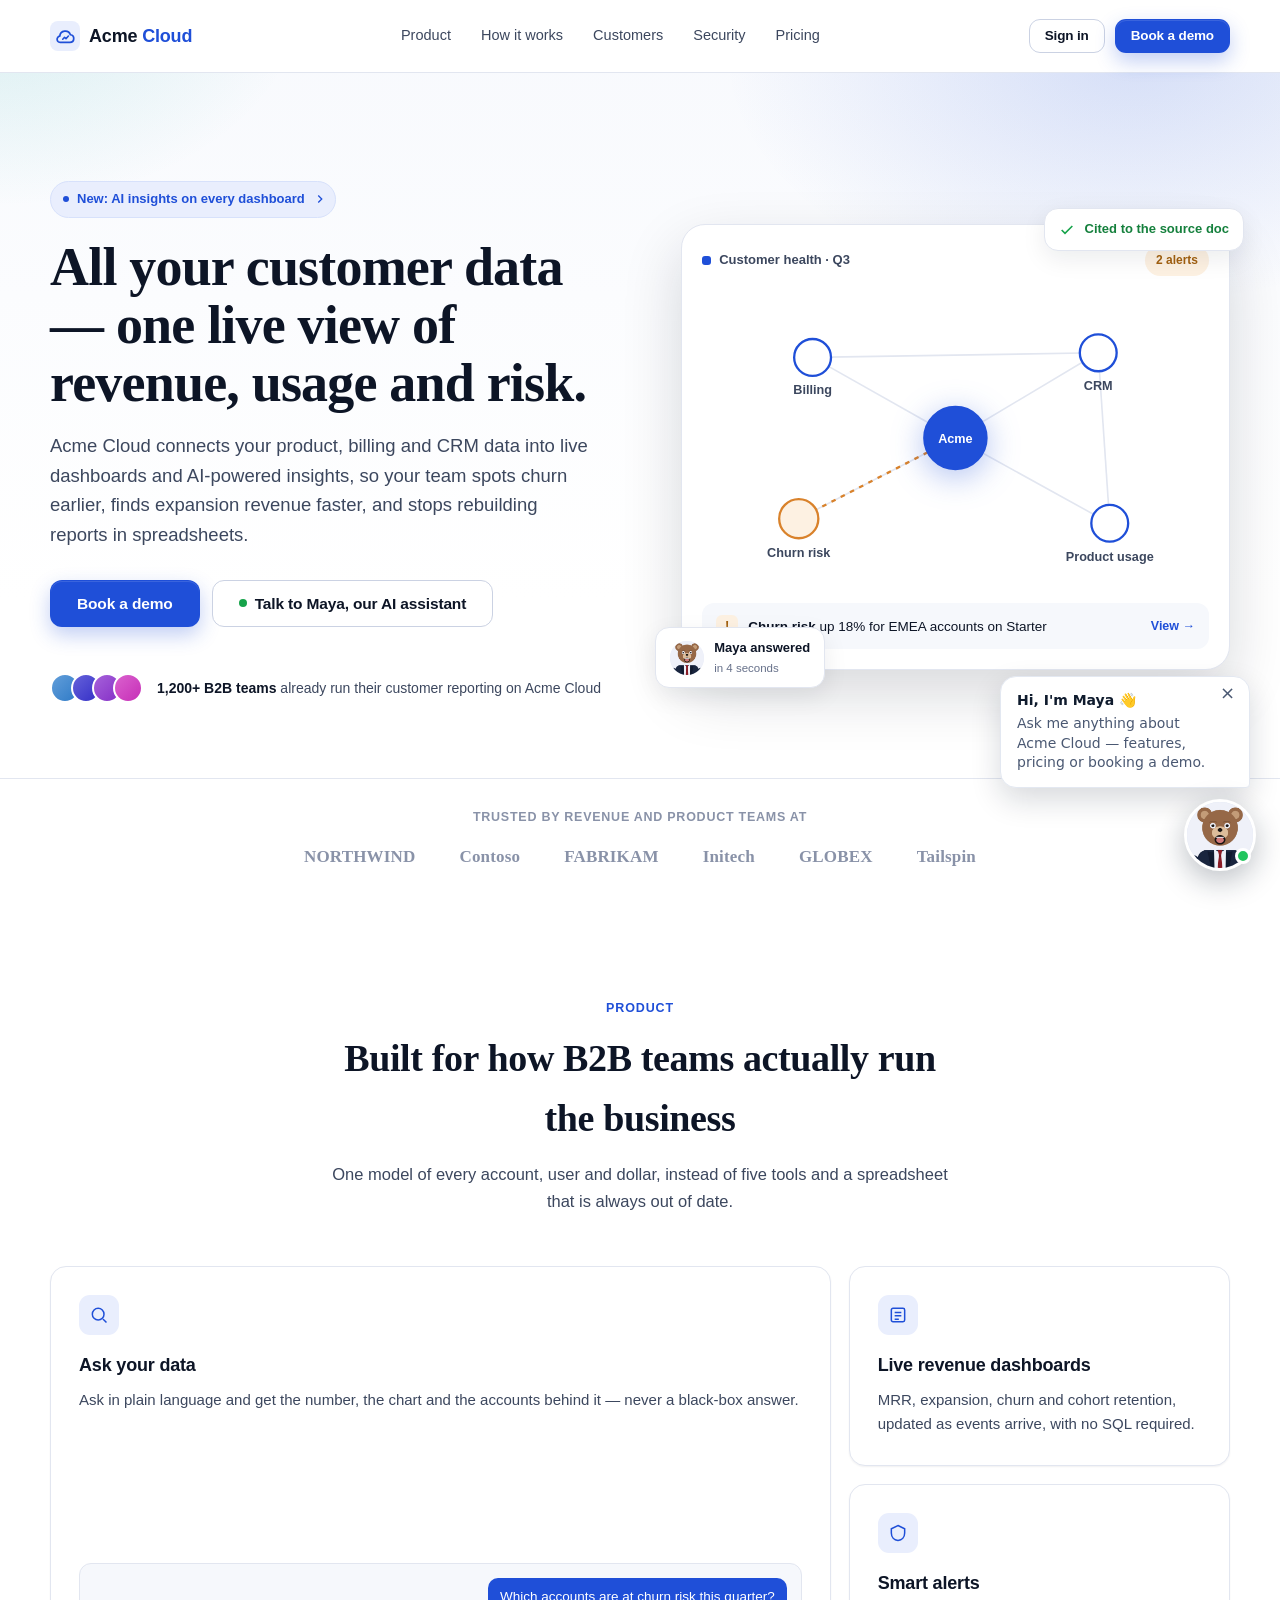
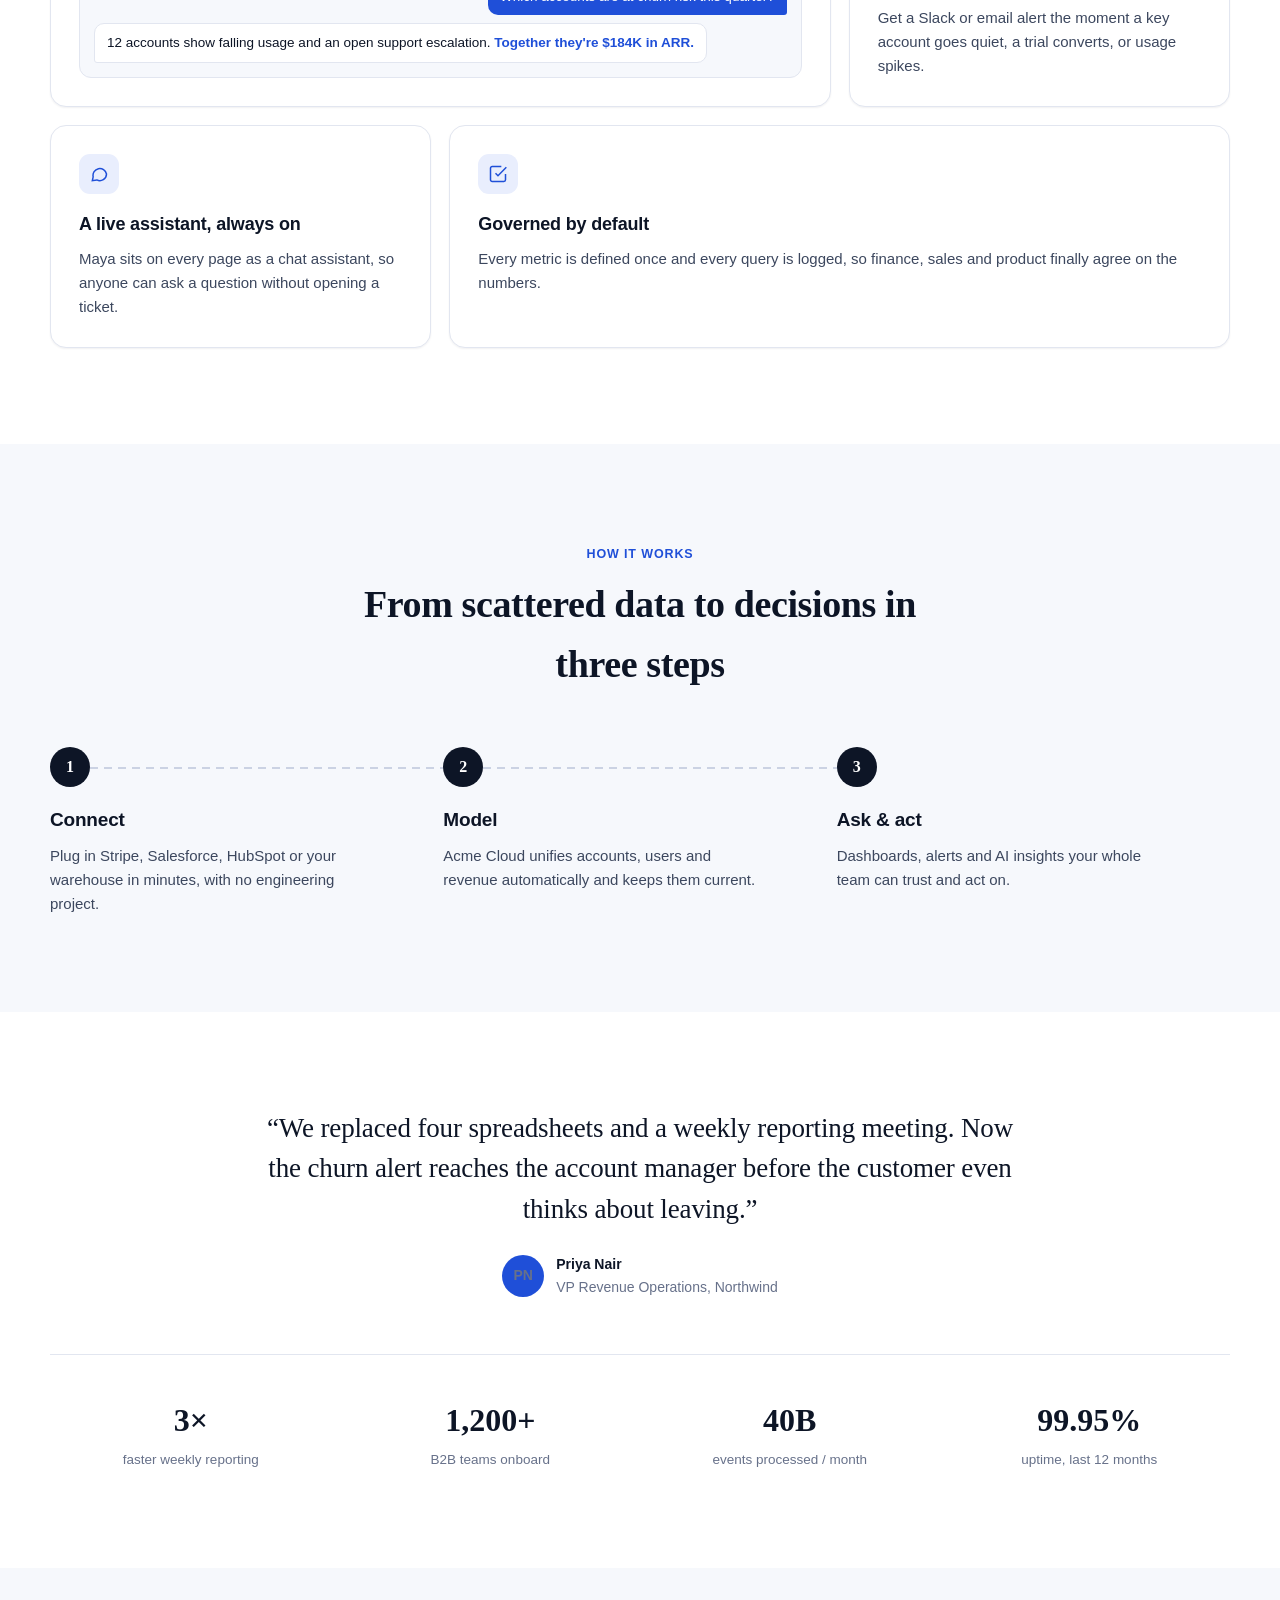
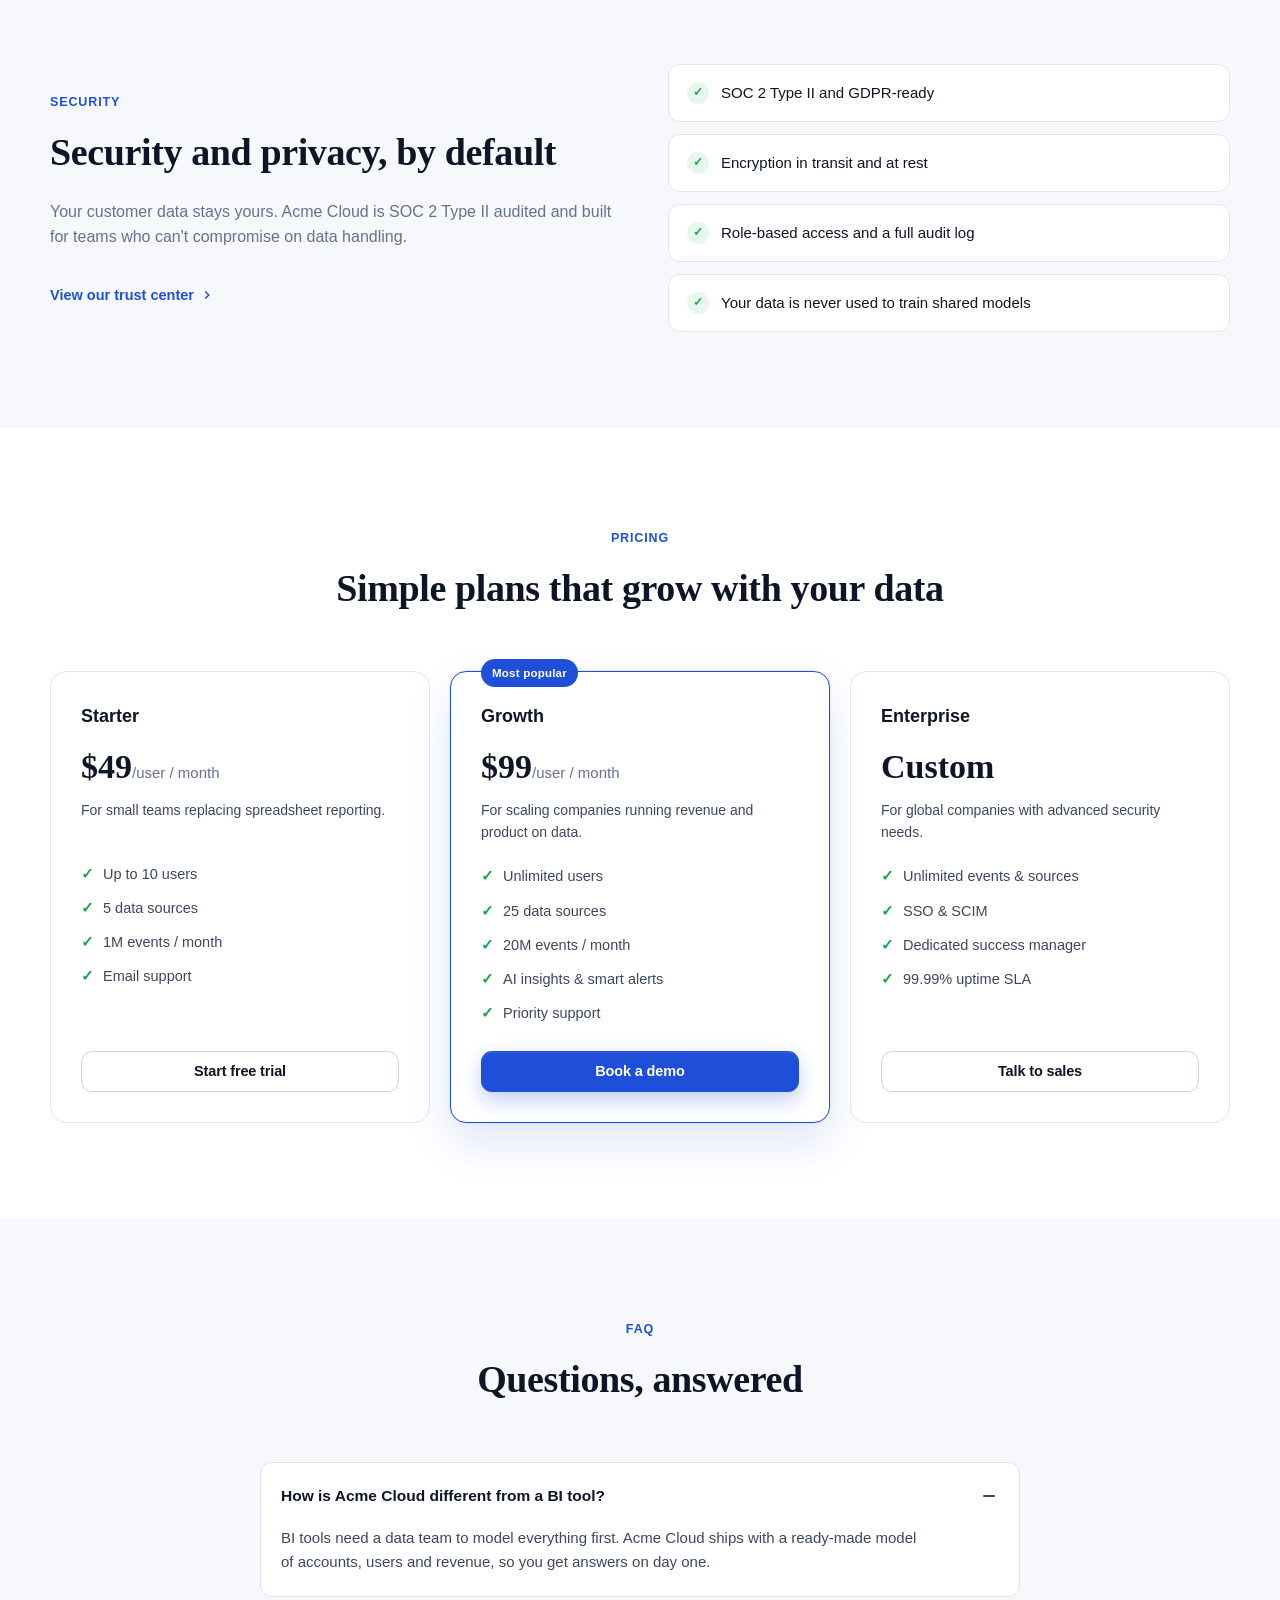
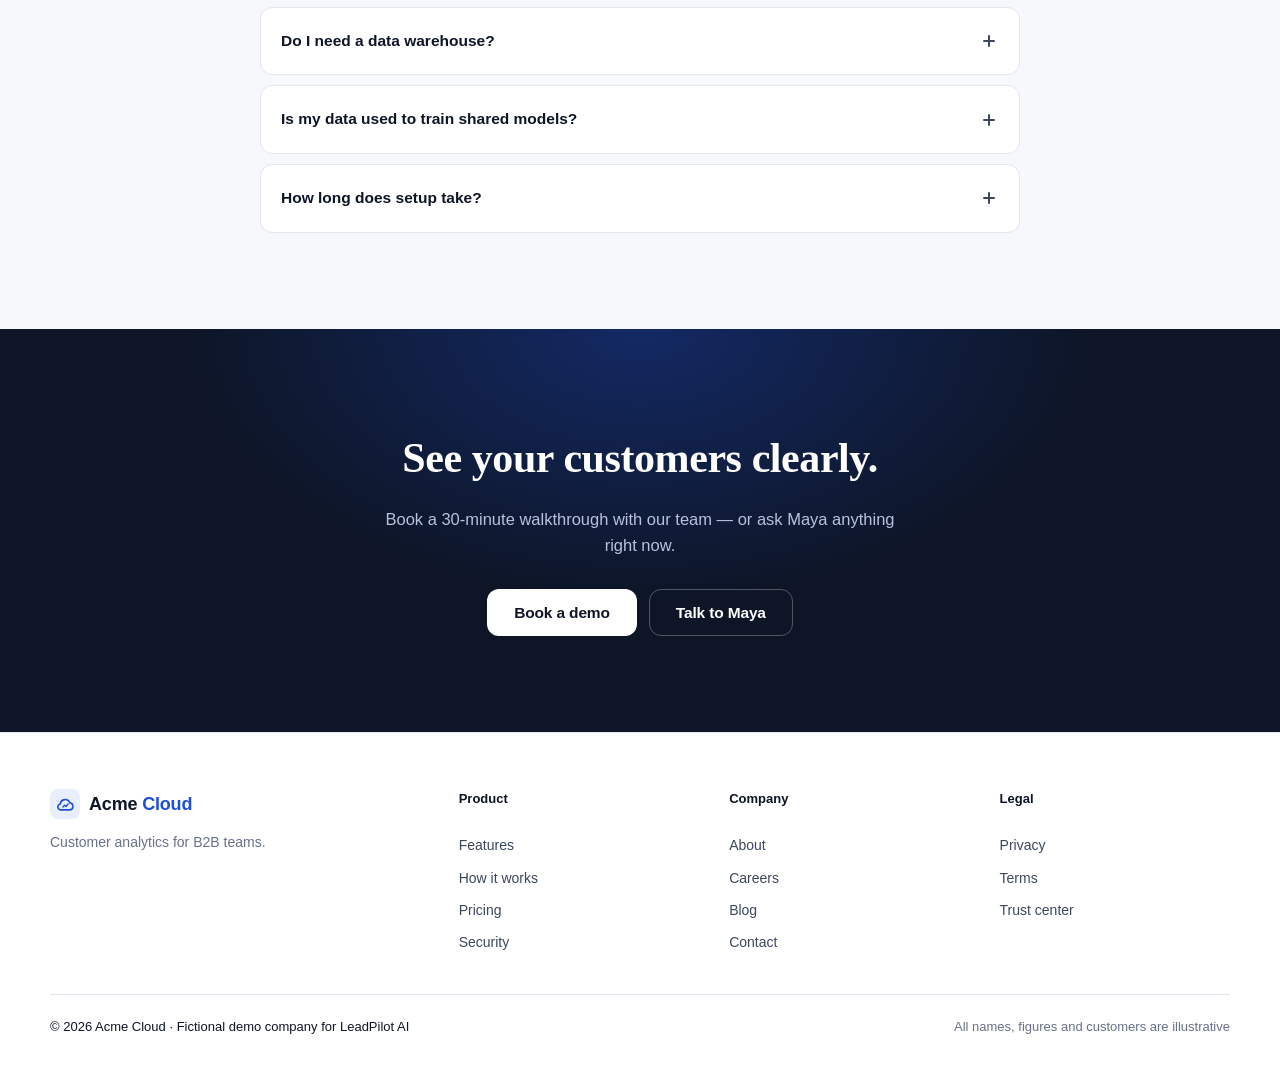
<file: website/source/index.html>
<!DOCTYPE html>
<html lang="en">
<head>
<meta charset="UTF-8" />
<meta name="viewport" content="width=device-width, initial-scale=1.0" />
<title>Acme Cloud — Customer analytics for B2B teams</title>
<meta name="description" content="Acme Cloud (fictional demo company for LeadPilot AI): customer analytics for B2B teams, with an embedded AI sales assistant." />
<link rel="icon" href="data:image/svg+xml,<svg xmlns=%22http://www.w3.org/2000/svg%22 viewBox=%220 0 24 24%22><path d=%22M7.5 19h9.8a4.2 4.2 0 0 0 .6-8.36A6 6 0 0 0 6.3 12.1 3.5 3.5 0 0 0 7.5 19z%22 fill=%22none%22 stroke=%22%231f4fd8%22 stroke-width=%222%22 stroke-linejoin=%22round%22/></svg>" />
<link rel="stylesheet" href="css/site.css" />
<link rel="stylesheet" href="css/widget.css" />
</head>
<body>

<a class="skip-link" href="#main">Skip to content</a>

<!-- ============== NAV ============== -->
<header class="nav" id="siteNav">
  <div class="container nav-inner">
    <a href="#" class="brand" aria-label="Acme Cloud home">
      <span class="brand-mark" aria-hidden="true">
        <svg width="22" height="22" viewBox="0 0 24 24"><path d="M7.5 19h9.8a4.2 4.2 0 0 0 .6-8.36A6 6 0 0 0 6.3 12.1 3.5 3.5 0 0 0 7.5 19z" fill="none" stroke="currentColor" stroke-width="1.9" stroke-linejoin="round"/><path d="M9.5 15.5l2-2 1.6 1.4 2.6-2.8" fill="none" stroke="currentColor" stroke-width="1.7" stroke-linecap="round" stroke-linejoin="round"/></svg>
      </span>
      <span class="brand-word">Acme<span class="brand-ai"> Cloud</span></span>
    </a>

    <nav class="nav-links" aria-label="Primary">
      <a href="#product">Product</a>
      <a href="#how">How it works</a>
      <a href="#customers">Customers</a>
      <a href="#security">Security</a>
      <a href="#pricing">Pricing</a>
    </nav>

    <div class="nav-cta">
      <a href="#" class="btn btn-ghost btn-sm">Sign in</a>
      <a href="#demo" class="btn btn-primary btn-sm">Book a demo</a>
    </div>

    <button class="nav-burger" id="navBurger" aria-label="Open menu" aria-expanded="false" aria-controls="navMobile">
      <span></span><span></span><span></span>
    </button>
  </div>
  <div class="nav-mobile" id="navMobile">
    <a href="#product">Product</a>
    <a href="#how">How it works</a>
    <a href="#customers">Customers</a>
    <a href="#security">Security</a>
    <a href="#pricing">Pricing</a>
    <div class="nav-mobile-cta">
      <a href="#" class="btn btn-ghost">Sign in</a>
      <a href="#demo" class="btn btn-primary">Book a demo</a>
    </div>
  </div>
</header>

<main id="main">

  <!-- ============== HERO ============== -->
  <section class="hero">
    <div class="hero-mesh" aria-hidden="true"></div>
    <div class="container hero-inner">
      <div class="hero-copy">
        <a href="#" class="eyebrow">
          <span class="eyebrow-dot"></span> New: AI insights on every dashboard
          <svg width="14" height="14" viewBox="0 0 24 24" fill="none" stroke="currentColor" stroke-width="2.2"><path d="M9 6l6 6-6 6"/></svg>
        </a>
        <h1>All your customer data — one live view of revenue, usage and risk.</h1>
        <p class="lede">Acme Cloud connects your product, billing and CRM data into live dashboards and AI-powered insights, so your team spots churn earlier, finds expansion revenue faster, and stops rebuilding reports in spreadsheets.</p>

        <div class="hero-actions">
          <a href="#demo" class="btn btn-primary btn-lg">Book a demo</a>
          <button class="btn btn-outline btn-lg" id="heroTalkBtn" type="button">
            <span class="dot-live" aria-hidden="true"></span> Talk to Maya, our AI assistant
          </button>
        </div>

        <div class="hero-proof">
          <div class="avatar-stack" aria-hidden="true">
            <span style="--i:0"></span><span style="--i:1"></span><span style="--i:2"></span><span style="--i:3"></span>
          </div>
          <p><strong>1,200+ B2B teams</strong> already run their customer reporting on Acme Cloud</p>
        </div>
      </div>

      <div class="hero-visual">
        <div class="graph-card">
          <div class="graph-head">
            <div class="graph-head-left">
              <span class="dot-file" aria-hidden="true"></span>
              <span class="graph-file">Customer health · Q3</span>
            </div>
            <span class="pill pill-warn">2 alerts</span>
          </div>

          <svg class="graph-svg" viewBox="0 0 440 260" role="img" aria-label="Data graph linking Acme Cloud to billing, CRM, product usage and a churn-risk signal">
            <g stroke="var(--line)" stroke-width="1.4" fill="none">
              <path d="M220 132L96 62"/><path d="M220 132L344 58"/><path d="M220 132L84 202"/>
              <path d="M220 132L354 206"/><path d="M96 62L344 58"/><path d="M354 206L344 58"/>
            </g>
            <g class="pulse-edge">
              <path d="M220 132L84 202" stroke="var(--warn)" stroke-width="2" fill="none"/>
            </g>
            <g>
              <circle cx="220" cy="132" r="27" class="n n-main"/>
              <circle cx="96" cy="62" r="16" class="n"/>
              <circle cx="344" cy="58" r="16" class="n"/>
              <circle cx="84" cy="202" r="17" class="n n-warn"/>
              <circle cx="354" cy="206" r="16" class="n"/>
            </g>
            <g class="n-label">
              <text x="220" y="136" text-anchor="middle">Acme</text>
              <text x="96" y="94" text-anchor="middle">Billing</text>
              <text x="344" y="90" text-anchor="middle">CRM</text>
              <text x="84" y="235" text-anchor="middle">Churn risk</text>
              <text x="354" y="239" text-anchor="middle">Product usage</text>
            </g>
          </svg>

          <div class="graph-foot">
            <div class="graph-foot-icon">!</div>
            <div class="graph-foot-text">
              <strong>Churn risk</strong> up 18% for EMEA accounts on Starter
            </div>
            <span class="src">View →</span>
          </div>
        </div>

        <div class="float-card float-card-1">
          <div class="float-avatar" aria-hidden="true">
            <img class="lgw-avatar-img" alt="" />
          </div>
          <div>
            <strong>Maya answered</strong>
            <span>in 4 seconds</span>
          </div>
        </div>

        <div class="float-card float-card-2">
          <svg width="16" height="16" viewBox="0 0 24 24" fill="none" stroke="#16a34a" stroke-width="2.4"><path d="M20 6L9 17l-5-5"/></svg>
          <span>Cited to the source doc</span>
        </div>
      </div>
    </div>

    <div class="logo-cloud">
      <div class="container">
        <p>Trusted by revenue and product teams at</p>
        <div class="logo-row">
          <span>NORTHWIND</span><span>Contoso</span><span>FABRIKAM</span><span>Initech</span><span>GLOBEX</span><span>Tailspin</span>
        </div>
      </div>
    </div>
  </section>

  <!-- ============== PRODUCT / FEATURES ============== -->
  <section id="product" class="section">
    <div class="container">
      <div class="section-head">
        <span class="kicker">Product</span>
        <h2 class="section-title">Built for how B2B teams actually run the business</h2>
        <p class="section-sub">One model of every account, user and dollar, instead of five tools and a spreadsheet that is always out of date.</p>
      </div>

      <div class="bento">
        <article class="bento-card bento-lg">
          <div class="bento-icon" aria-hidden="true">
            <svg width="20" height="20" viewBox="0 0 24 24" fill="none" stroke="currentColor" stroke-width="1.8"><circle cx="11" cy="11" r="7"/><path d="M21 21l-4.3-4.3"/></svg>
          </div>
          <h3>Ask your data</h3>
          <p>Ask in plain language and get the number, the chart and the accounts behind it — never a black-box answer.</p>
          <div class="bento-visual">
            <div class="chat-preview">
              <div class="chat-row q">Which accounts are at churn risk this quarter?</div>
              <div class="chat-row a">12 accounts show falling usage and an open support escalation. <em>Together they're $184K in ARR.</em></div>
            </div>
          </div>
        </article>

        <article class="bento-card">
          <div class="bento-icon" aria-hidden="true">
            <svg width="20" height="20" viewBox="0 0 24 24" fill="none" stroke="currentColor" stroke-width="1.8"><rect x="4" y="4" width="16" height="16" rx="2"/><path d="M8 9h8M8 13h8M8 17h5"/></svg>
          </div>
          <h3>Live revenue dashboards</h3>
          <p>MRR, expansion, churn and cohort retention, updated as events arrive, with no SQL required.</p>
        </article>

        <article class="bento-card">
          <div class="bento-icon" aria-hidden="true">
            <svg width="20" height="20" viewBox="0 0 24 24" fill="none" stroke="currentColor" stroke-width="1.8"><path d="M12 3l8 4v5c0 5-3.4 8.4-8 9-4.6-.6-8-4-8-9V7z"/></svg>
          </div>
          <h3>Smart alerts</h3>
          <p>Get a Slack or email alert the moment a key account goes quiet, a trial converts, or usage spikes.</p>
        </article>

        <article class="bento-card">
          <div class="bento-icon" aria-hidden="true">
            <svg width="20" height="20" viewBox="0 0 24 24" fill="none" stroke="currentColor" stroke-width="1.8"><path d="M21 12a8 8 0 0 1-11.6 7.1L4 20l1-4.6A8 8 0 1 1 21 12z"/></svg>
          </div>
          <h3>A live assistant, always on</h3>
          <p>Maya sits on every page as a chat assistant, so anyone can ask a question without opening a ticket.</p>
        </article>

        <article class="bento-card bento-wide">
          <div class="bento-icon" aria-hidden="true">
            <svg width="20" height="20" viewBox="0 0 24 24" fill="none" stroke="currentColor" stroke-width="1.8"><path d="M9 11l3 3L22 4"/><path d="M21 12v7a2 2 0 0 1-2 2H5a2 2 0 0 1-2-2V5a2 2 0 0 1 2-2h11"/></svg>
          </div>
          <h3>Governed by default</h3>
          <p>Every metric is defined once and every query is logged, so finance, sales and product finally agree on the numbers.</p>
        </article>
      </div>
    </div>
  </section>

  <!-- ============== HOW IT WORKS ============== -->
  <section id="how" class="section section-alt">
    <div class="container">
      <div class="section-head">
        <span class="kicker">How it works</span>
        <h2 class="section-title">From scattered data to decisions in three steps</h2>
      </div>

      <ol class="steps">
        <li>
          <div class="step-num">1</div>
          <div class="step-line" aria-hidden="true"></div>
          <h3>Connect</h3>
          <p>Plug in Stripe, Salesforce, HubSpot or your warehouse in minutes, with no engineering project.</p>
        </li>
        <li>
          <div class="step-num">2</div>
          <div class="step-line" aria-hidden="true"></div>
          <h3>Model</h3>
          <p>Acme Cloud unifies accounts, users and revenue automatically and keeps them current.</p>
        </li>
        <li>
          <div class="step-num">3</div>
          <h3>Ask &amp; act</h3>
          <p>Dashboards, alerts and AI insights your whole team can trust and act on.</p>
        </li>
      </ol>
    </div>
  </section>

  <!-- ============== CUSTOMERS / TESTIMONIAL ============== -->
  <section id="customers" class="section">
    <div class="container">
      <figure class="testimonial">
        <blockquote>“We replaced four spreadsheets and a weekly reporting meeting. Now the churn alert reaches the account manager before the customer even thinks about leaving.”</blockquote>
        <figcaption>
          <span class="test-avatar" aria-hidden="true">PN</span>
          <div>
            <strong>Priya Nair</strong>
            <span>VP Revenue Operations, Northwind</span>
          </div>
        </figcaption>
      </figure>

      <div class="stat-row">
        <div class="stat"><strong>3×</strong><span>faster weekly reporting</span></div>
        <div class="stat"><strong>1,200+</strong><span>B2B teams onboard</span></div>
        <div class="stat"><strong>40B</strong><span>events processed / month</span></div>
        <div class="stat"><strong>99.95%</strong><span>uptime, last 12 months</span></div>
      </div>
    </div>
  </section>

  <!-- ============== SECURITY ============== -->
  <section id="security" class="section section-alt">
    <div class="container split">
      <div>
        <span class="kicker">Security</span>
        <h2 class="section-title left">Security and privacy, by default</h2>
        <p class="muted">Your customer data stays yours. Acme Cloud is SOC 2 Type II audited and built for teams who can't compromise on data handling.</p>
        <a href="#" class="link-arrow">View our trust center
          <svg width="14" height="14" viewBox="0 0 24 24" fill="none" stroke="currentColor" stroke-width="2.4"><path d="M9 6l6 6-6 6"/></svg>
        </a>
      </div>
      <ul class="checks">
        <li><span class="check-ic">✓</span> SOC 2 Type II and GDPR-ready</li>
        <li><span class="check-ic">✓</span> Encryption in transit and at rest</li>
        <li><span class="check-ic">✓</span> Role-based access and a full audit log</li>
        <li><span class="check-ic">✓</span> Your data is never used to train shared models</li>
      </ul>
    </div>
  </section>

  <!-- ============== PRICING ============== -->
  <section id="pricing" class="section">
    <div class="container">
      <div class="section-head">
        <span class="kicker">Pricing</span>
        <h2 class="section-title">Simple plans that grow with your data</h2>
      </div>

      <div class="pricing-grid">
        <article class="price-card">
          <h3>Starter</h3>
          <p class="price"><span>$49</span>/user / month</p>
          <p class="price-desc">For small teams replacing spreadsheet reporting.</p>
          <ul>
            <li>Up to 10 users</li>
            <li>5 data sources</li>
            <li>1M events / month</li>
            <li>Email support</li>
          </ul>
          <a href="#demo" class="btn btn-ghost btn-block">Start free trial</a>
        </article>

        <article class="price-card is-featured">
          <span class="price-badge">Most popular</span>
          <h3>Growth</h3>
          <p class="price"><span>$99</span>/user / month</p>
          <p class="price-desc">For scaling companies running revenue and product on data.</p>
          <ul>
            <li>Unlimited users</li>
            <li>25 data sources</li>
            <li>20M events / month</li>
            <li>AI insights &amp; smart alerts</li>
            <li>Priority support</li>
          </ul>
          <a href="#demo" class="btn btn-primary btn-block">Book a demo</a>
        </article>

        <article class="price-card">
          <h3>Enterprise</h3>
          <p class="price"><span>Custom</span></p>
          <p class="price-desc">For global companies with advanced security needs.</p>
          <ul>
            <li>Unlimited events &amp; sources</li>
            <li>SSO &amp; SCIM</li>
            <li>Dedicated success manager</li>
            <li>99.99% uptime SLA</li>
          </ul>
          <a href="#demo" class="btn btn-ghost btn-block">Talk to sales</a>
        </article>
      </div>
    </div>
  </section>

  <!-- ============== FAQ ============== -->
  <section class="section section-alt">
    <div class="container container-narrow">
      <div class="section-head">
        <span class="kicker">FAQ</span>
        <h2 class="section-title">Questions, answered</h2>
      </div>

      <div class="faq" id="faq">
        <details open>
          <summary>How is Acme Cloud different from a BI tool?<span class="faq-ic"></span></summary>
          <div class="faq-body">BI tools need a data team to model everything first. Acme Cloud ships with a ready-made model of accounts, users and revenue, so you get answers on day one.</div>
        </details>
        <details>
          <summary>Do I need a data warehouse?<span class="faq-ic"></span></summary>
          <div class="faq-body">No. Connect your tools directly. If you already have Snowflake or BigQuery, Acme Cloud can read from it too.</div>
        </details>
        <details>
          <summary>Is my data used to train shared models?<span class="faq-ic"></span></summary>
          <div class="faq-body">No. Your data and questions are never used to train models shared across customers.</div>
        </details>
        <details>
          <summary>How long does setup take?<span class="faq-ic"></span></summary>
          <div class="faq-body">Most teams see their first live dashboard the same day they connect a data source.</div>
        </details>
      </div>
    </div>
  </section>

  <!-- ============== CTA ============== -->
  <section id="demo" class="cta">
    <div class="cta-mesh" aria-hidden="true"></div>
    <div class="container cta-inner">
      <h2>See your customers clearly.</h2>
      <p>Book a 30-minute walkthrough with our team — or ask Maya anything right now.</p>
      <div class="hero-actions center">
        <a href="#" class="btn btn-light btn-lg">Book a demo</a>
        <button class="btn btn-outline-dark btn-lg" id="ctaTalkBtn" type="button">Talk to Maya</button>
      </div>
    </div>
  </section>
</main>

<footer class="footer">
  <div class="container footer-grid">
    <div class="footer-brand">
      <a href="#" class="brand">
        <span class="brand-mark" aria-hidden="true">
          <svg width="20" height="20" viewBox="0 0 24 24"><path d="M7.5 19h9.8a4.2 4.2 0 0 0 .6-8.36A6 6 0 0 0 6.3 12.1 3.5 3.5 0 0 0 7.5 19z" fill="none" stroke="currentColor" stroke-width="1.9" stroke-linejoin="round"/><path d="M9.5 15.5l2-2 1.6 1.4 2.6-2.8" fill="none" stroke="currentColor" stroke-width="1.7" stroke-linecap="round" stroke-linejoin="round"/></svg>
        </span>
        <span class="brand-word">Acme<span class="brand-ai"> Cloud</span></span>
      </a>
      <p class="muted">Customer analytics for B2B teams.</p>
    </div>

    <div class="footer-col">
      <h4>Product</h4>
      <a href="#product">Features</a>
      <a href="#how">How it works</a>
      <a href="#pricing">Pricing</a>
      <a href="#security">Security</a>
    </div>
    <div class="footer-col">
      <h4>Company</h4>
      <a href="#">About</a>
      <a href="#">Careers</a>
      <a href="#">Blog</a>
      <a href="#">Contact</a>
    </div>
    <div class="footer-col">
      <h4>Legal</h4>
      <a href="#">Privacy</a>
      <a href="#">Terms</a>
      <a href="#">Trust center</a>
    </div>
  </div>
  <div class="container footer-bottom">
    <span>© 2026 Acme Cloud · Fictional demo company for LeadPilot AI</span>
    <span class="muted">All names, figures and customers are illustrative</span>
  </div>
</footer>

<!-- ============== AVATAR WIDGET ============== -->
<div id="lg-widget" class="lgw" data-state="closed">

  <div class="lgw-bubble" id="lgwBubble" role="status">
    <button class="lgw-bubble-close" id="lgwBubbleClose" aria-label="Dismiss greeting">×</button>
    <strong>Hi, I'm Maya 👋</strong>
    <span>Ask me anything about Acme Cloud — features, pricing or booking a demo.</span>
  </div>

  <button class="lgw-launcher" id="lgwLauncher" aria-label="Open AI assistant" aria-expanded="false" aria-controls="lgwPanel">
    <img class="lgw-avatar-img" alt="Maya, Acme Cloud assistant" />
    <span class="lgw-online" aria-hidden="true"></span>
  </button>

  <section class="lgw-panel" id="lgwPanel" role="dialog" aria-label="Acme Cloud assistant" aria-hidden="true">
    <header class="lgw-header">
      <div class="lgw-id">
        <img class="lgw-avatar-img lgw-head-avatar" alt="" />
        <div>
          <div class="lgw-name">Maya</div>
          <div class="lgw-status"><span class="lgw-status-dot"></span>Acme Cloud assistant</div>
        </div>
      </div>
      <div class="lgw-head-actions">
        <button class="lgw-icon-btn" id="lgwDownload" type="button" aria-label="Download this chat as an Excel file" aria-disabled="true" title="Download chat as Excel (available after your first question)">
          <svg width="18" height="18" viewBox="0 0 24 24" fill="none" stroke="currentColor" stroke-width="2" stroke-linecap="round" stroke-linejoin="round"><path d="M12 4v11M7.5 10.5L12 15l4.5-4.5"/><path d="M5 19h14"/></svg>
        </button>
        <button class="lgw-icon-btn" id="lgwClose" aria-label="Close assistant">
          <svg width="18" height="18" viewBox="0 0 24 24" fill="none" stroke="currentColor" stroke-width="2"><path d="M6 6l12 12M18 6L6 18"/></svg>
        </button>
      </div>
    </header>

    <div class="lgw-view lgw-chat is-active" id="lgwChat">
      <div class="lgw-messages" id="lgwMessages" aria-live="polite"></div>
      <div class="lgw-chips" id="lgwChips">
        <button class="lgw-chip">What does Acme Cloud do?</button>
        <button class="lgw-chip">Pricing</button>
        <button class="lgw-chip">Book a demo</button>
      </div>
      <form class="lgw-chat-form" id="lgwChatForm" autocomplete="off">
        <input id="lgwChatInput" type="text" placeholder="Ask a question…" aria-label="Type your question" />
        <button type="submit" class="lgw-send" aria-label="Send message">
          <svg width="18" height="18" viewBox="0 0 24 24" fill="currentColor"><path d="M3 20l18-8L3 4v6l12 2-12 2z"/></svg>
        </button>
      </form>
      <div class="lgw-foot">AI assistant · Answers come from our knowledge base and can be imperfect</div>
    </div>

  </section>
</div>

<script src="js/site.js"></script>
<script src="js/widget.js"></script>
</body>
</html>
</file>
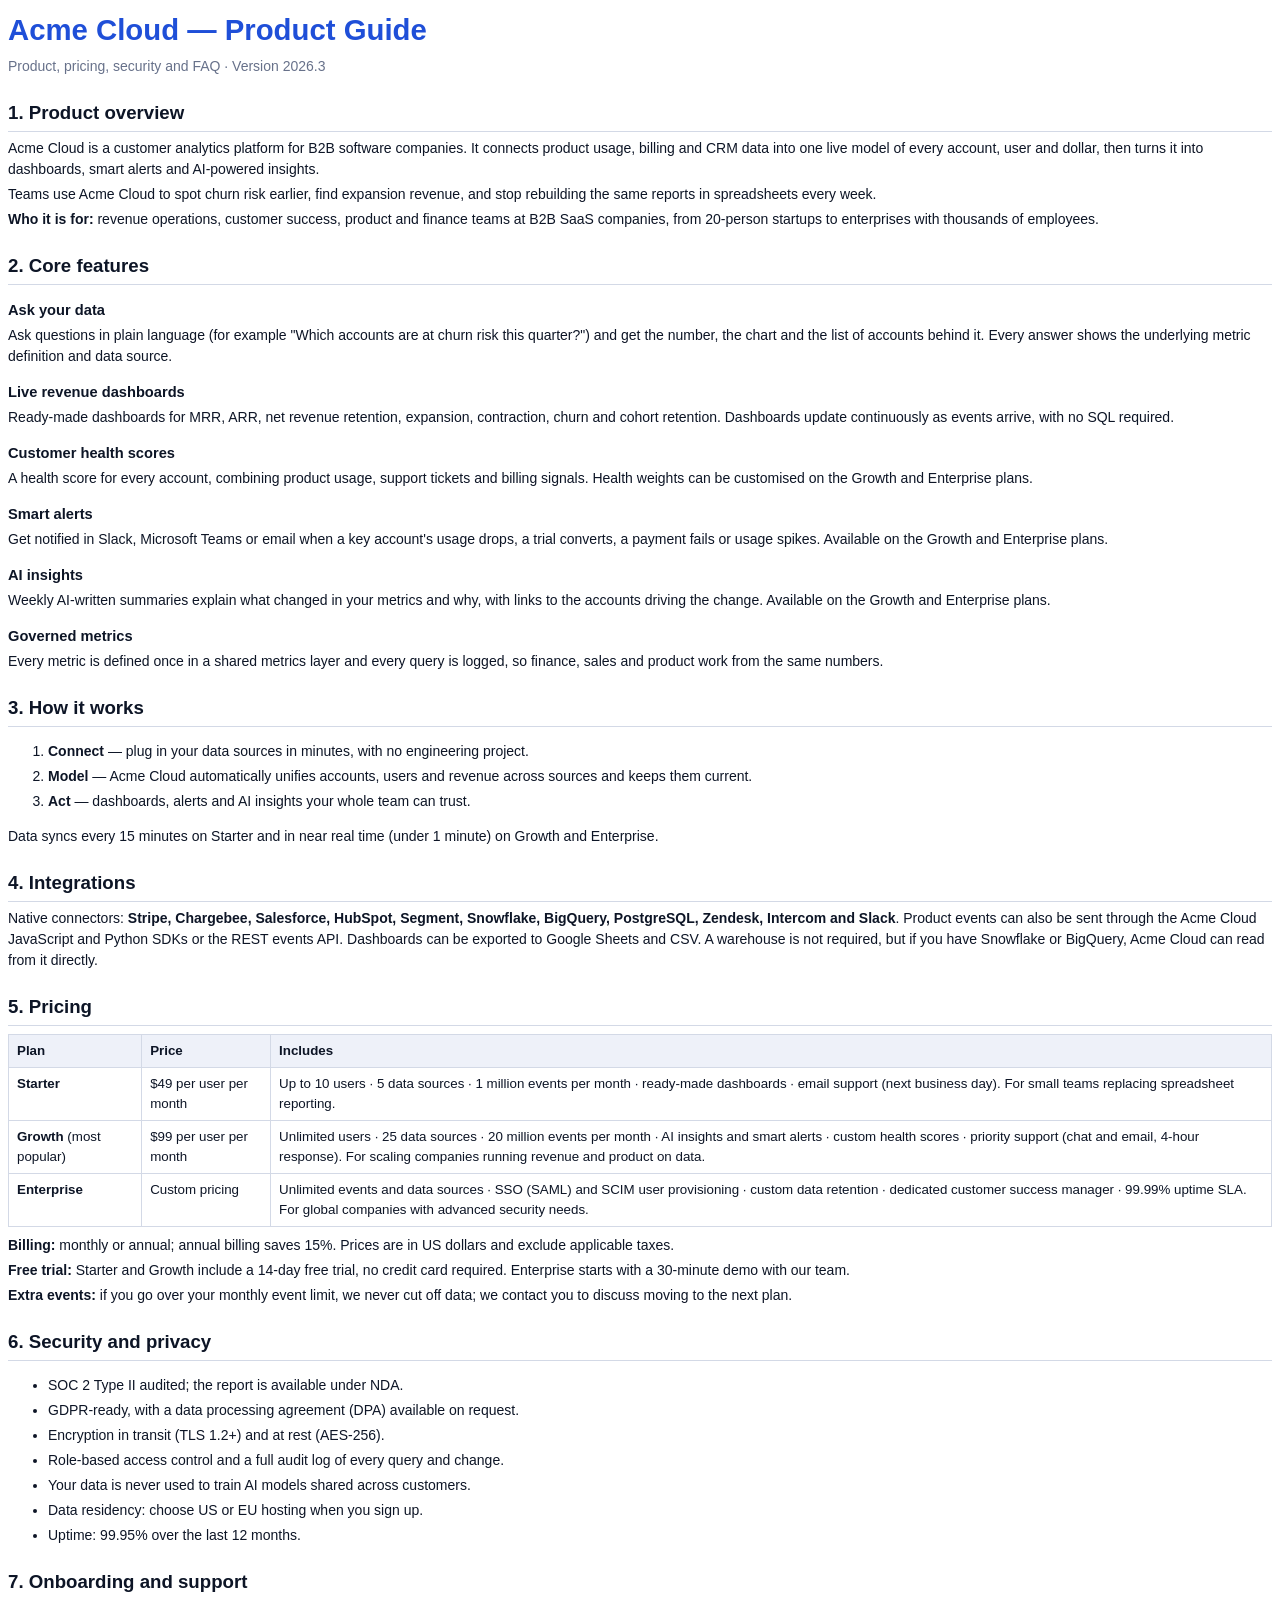
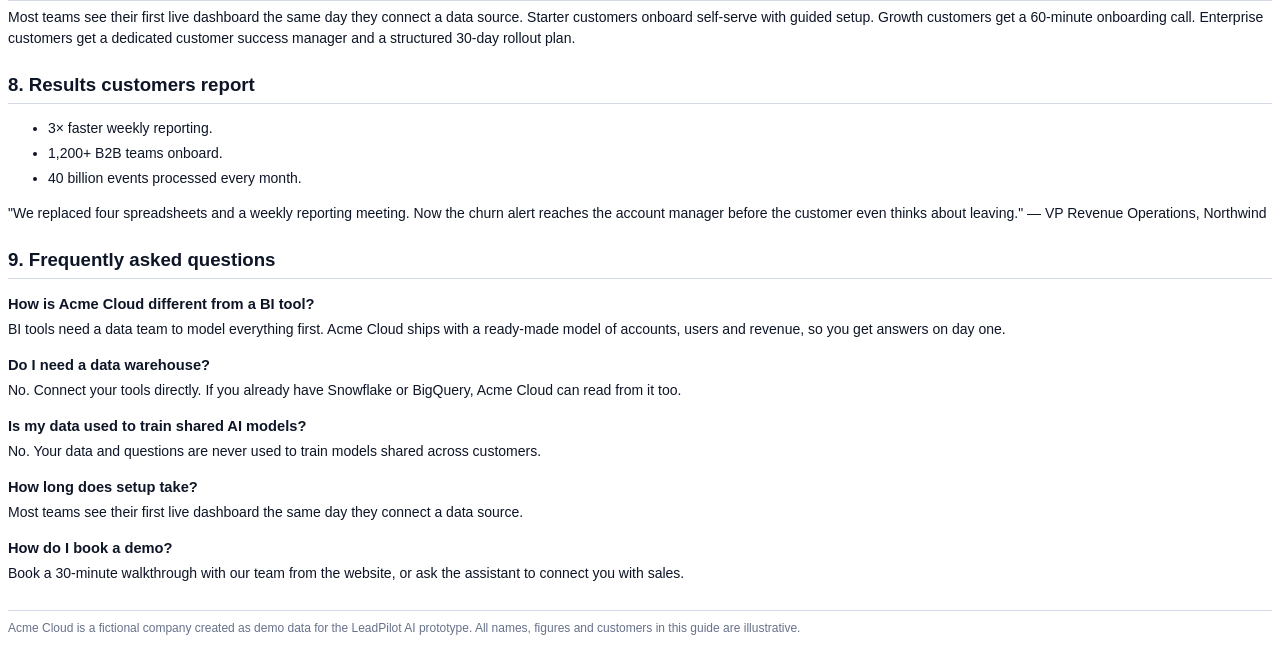
<file: knowledge-base/acme-cloud-product-guide.html>
<!DOCTYPE html>
<html lang="en">
<head>
<meta charset="UTF-8" />
<title>Acme Cloud — Product Guide</title>
<style>
  @page { size: A4; margin: 18mm 18mm 20mm; }
  body { font-family: -apple-system, "Segoe UI", Helvetica, Arial, sans-serif; color: #0d1526; font-size: 10.5pt; line-height: 1.5; }
  h1 { font-size: 22pt; margin: 0 0 4px; color: #1f4fd8; }
  h2 { font-size: 14pt; margin: 22px 0 6px; border-bottom: 1px solid #d3d9e6; padding-bottom: 4px; page-break-after: avoid; }
  h3 { font-size: 11pt; margin: 14px 0 4px; }
  p, li { margin: 4px 0; }
  table { border-collapse: collapse; width: 100%; margin: 8px 0; font-size: 10pt; }
  th, td { border: 1px solid #d3d9e6; padding: 6px 8px; text-align: left; vertical-align: top; }
  th { background: #eef1f9; }
  .sub { color: #67718a; margin: 0 0 14px; }
  .note { font-size: 9pt; color: #67718a; border-top: 1px solid #d3d9e6; margin-top: 26px; padding-top: 8px; }
  .page-break { page-break-before: always; }
</style>
</head>
<body>

<h1>Acme Cloud — Product Guide</h1>
<p class="sub">Product, pricing, security and FAQ · Version 2026.3</p>

<h2>1. Product overview</h2>
<p>Acme Cloud is a customer analytics platform for B2B software companies. It connects product usage, billing and CRM data into one live model of every account, user and dollar, then turns it into dashboards, smart alerts and AI-powered insights.</p>
<p>Teams use Acme Cloud to spot churn risk earlier, find expansion revenue, and stop rebuilding the same reports in spreadsheets every week.</p>
<p><strong>Who it is for:</strong> revenue operations, customer success, product and finance teams at B2B SaaS companies, from 20-person startups to enterprises with thousands of employees.</p>

<h2>2. Core features</h2>
<h3>Ask your data</h3>
<p>Ask questions in plain language (for example "Which accounts are at churn risk this quarter?") and get the number, the chart and the list of accounts behind it. Every answer shows the underlying metric definition and data source.</p>
<h3>Live revenue dashboards</h3>
<p>Ready-made dashboards for MRR, ARR, net revenue retention, expansion, contraction, churn and cohort retention. Dashboards update continuously as events arrive, with no SQL required.</p>
<h3>Customer health scores</h3>
<p>A health score for every account, combining product usage, support tickets and billing signals. Health weights can be customised on the Growth and Enterprise plans.</p>
<h3>Smart alerts</h3>
<p>Get notified in Slack, Microsoft Teams or email when a key account's usage drops, a trial converts, a payment fails or usage spikes. Available on the Growth and Enterprise plans.</p>
<h3>AI insights</h3>
<p>Weekly AI-written summaries explain what changed in your metrics and why, with links to the accounts driving the change. Available on the Growth and Enterprise plans.</p>
<h3>Governed metrics</h3>
<p>Every metric is defined once in a shared metrics layer and every query is logged, so finance, sales and product work from the same numbers.</p>

<h2>3. How it works</h2>
<ol>
  <li><strong>Connect</strong> — plug in your data sources in minutes, with no engineering project.</li>
  <li><strong>Model</strong> — Acme Cloud automatically unifies accounts, users and revenue across sources and keeps them current.</li>
  <li><strong>Act</strong> — dashboards, alerts and AI insights your whole team can trust.</li>
</ol>
<p>Data syncs every 15 minutes on Starter and in near real time (under 1 minute) on Growth and Enterprise.</p>

<h2>4. Integrations</h2>
<p>Native connectors: <strong>Stripe, Chargebee, Salesforce, HubSpot, Segment, Snowflake, BigQuery, PostgreSQL, Zendesk, Intercom and Slack</strong>. Product events can also be sent through the Acme Cloud JavaScript and Python SDKs or the REST events API. Dashboards can be exported to Google Sheets and CSV. A warehouse is not required, but if you have Snowflake or BigQuery, Acme Cloud can read from it directly.</p>

<div class="page-break"></div>
<h2>5. Pricing</h2>
<table>
  <tr><th>Plan</th><th>Price</th><th>Includes</th></tr>
  <tr><td><strong>Starter</strong></td><td>$49 per user per month</td><td>Up to 10 users · 5 data sources · 1 million events per month · ready-made dashboards · email support (next business day). For small teams replacing spreadsheet reporting.</td></tr>
  <tr><td><strong>Growth</strong> (most popular)</td><td>$99 per user per month</td><td>Unlimited users · 25 data sources · 20 million events per month · AI insights and smart alerts · custom health scores · priority support (chat and email, 4-hour response). For scaling companies running revenue and product on data.</td></tr>
  <tr><td><strong>Enterprise</strong></td><td>Custom pricing</td><td>Unlimited events and data sources · SSO (SAML) and SCIM user provisioning · custom data retention · dedicated customer success manager · 99.99% uptime SLA. For global companies with advanced security needs.</td></tr>
</table>
<p><strong>Billing:</strong> monthly or annual; annual billing saves 15%. Prices are in US dollars and exclude applicable taxes.</p>
<p><strong>Free trial:</strong> Starter and Growth include a 14-day free trial, no credit card required. Enterprise starts with a 30-minute demo with our team.</p>
<p><strong>Extra events:</strong> if you go over your monthly event limit, we never cut off data; we contact you to discuss moving to the next plan.</p>

<h2>6. Security and privacy</h2>
<ul>
  <li>SOC 2 Type II audited; the report is available under NDA.</li>
  <li>GDPR-ready, with a data processing agreement (DPA) available on request.</li>
  <li>Encryption in transit (TLS 1.2+) and at rest (AES-256).</li>
  <li>Role-based access control and a full audit log of every query and change.</li>
  <li>Your data is never used to train AI models shared across customers.</li>
  <li>Data residency: choose US or EU hosting when you sign up.</li>
  <li>Uptime: 99.95% over the last 12 months.</li>
</ul>

<h2>7. Onboarding and support</h2>
<p>Most teams see their first live dashboard the same day they connect a data source. Starter customers onboard self-serve with guided setup. Growth customers get a 60-minute onboarding call. Enterprise customers get a dedicated customer success manager and a structured 30-day rollout plan.</p>

<h2>8. Results customers report</h2>
<ul>
  <li>3× faster weekly reporting.</li>
  <li>1,200+ B2B teams onboard.</li>
  <li>40 billion events processed every month.</li>
</ul>
<p>"We replaced four spreadsheets and a weekly reporting meeting. Now the churn alert reaches the account manager before the customer even thinks about leaving." — VP Revenue Operations, Northwind</p>

<h2>9. Frequently asked questions</h2>
<h3>How is Acme Cloud different from a BI tool?</h3>
<p>BI tools need a data team to model everything first. Acme Cloud ships with a ready-made model of accounts, users and revenue, so you get answers on day one.</p>
<h3>Do I need a data warehouse?</h3>
<p>No. Connect your tools directly. If you already have Snowflake or BigQuery, Acme Cloud can read from it too.</p>
<h3>Is my data used to train shared AI models?</h3>
<p>No. Your data and questions are never used to train models shared across customers.</p>
<h3>How long does setup take?</h3>
<p>Most teams see their first live dashboard the same day they connect a data source.</p>
<h3>How do I book a demo?</h3>
<p>Book a 30-minute walkthrough with our team from the website, or ask the assistant to connect you with sales.</p>

<p class="note">Acme Cloud is a fictional company created as demo data for the LeadPilot AI prototype. All names, figures and customers in this guide are illustrative.</p>
</body>
</html>
</file>
<file: website/source/css/site.css>
/* =========================================================
   Acme Cloud — demo customer site styles
   No external fonts (offline-safe): tuned system font stacks.
   ========================================================= */

:root {
  /* Color */
  --ink: #0d1526;
  --ink-2: #3c475e;
  --muted: #67718a;
  --muted-2: #8992a8;
  --bg: #ffffff;
  --bg-alt: #f6f8fc;
  --bg-deep: #eef1f9;
  --line: #e2e6f0;
  --line-strong: #cbd2e3;
  --brand: #1f4fd8;
  --brand-dark: #143aab;
  --brand-light: #e9eefd;
  --accent: #0aa89e;
  --warn: #d9822b;
  --warn-bg: #fdf1e2;
  --good: #16a34a;
  --danger: #dc2626;

  /* Elevation */
  --shadow-sm: 0 1px 2px rgba(13, 21, 38, 0.06);
  --shadow-md: 0 8px 24px rgba(13, 21, 38, 0.08);
  --shadow-lg: 0 24px 60px rgba(13, 21, 38, 0.16);
  --shadow-glow: 0 0 0 1px rgba(31, 79, 216, 0.08), 0 20px 45px rgba(31, 79, 216, 0.14);

  /* Type */
  --sans: -apple-system, BlinkMacSystemFont, "Segoe UI", "Inter", Roboto, Helvetica, Arial, sans-serif;
  --serif: ui-serif, "Iowan Old Style", "Palatino Linotype", "URW Palladio L", Palatino, Georgia, serif;

  /* Layout */
  --radius-sm: 10px;
  --radius-md: 16px;
  --radius-lg: 24px;
  --maxw: 1180px;
  --nav-h: 72px;
}

* { box-sizing: border-box; }
html { scroll-behavior: smooth; }
body {
  margin: 0;
  font-family: var(--sans);
  color: var(--ink);
  background: var(--bg);
  line-height: 1.6;
  -webkit-font-smoothing: antialiased;
  text-rendering: optimizeLegibility;
}
a { color: inherit; text-decoration: none; }
img { max-width: 100%; display: block; }
ul, ol { margin: 0; }
button { font-family: inherit; }

.skip-link {
  position: absolute; left: -999px; top: 0; background: var(--ink); color: #fff;
  padding: 10px 16px; border-radius: 0 0 8px 0; z-index: 200;
}
.skip-link:focus { left: 0; }

.container { width: min(var(--maxw), 100% - 48px); margin: 0 auto; }
.container-narrow { width: min(760px, 100% - 48px); }
.muted { color: var(--muted); }

/* ---------------- Buttons ---------------- */
.btn {
  display: inline-flex; align-items: center; justify-content: center; gap: 8px;
  padding: 12px 20px; border-radius: 11px;
  font: 600 14.5px/1 var(--sans); letter-spacing: -0.01em;
  border: 1px solid transparent; cursor: pointer;
  transition: background .18s ease, border-color .18s ease, transform .12s ease, box-shadow .18s ease;
  white-space: nowrap;
}
.btn:active { transform: translateY(1px); }
.btn-sm { padding: 9px 15px; font-size: 13.5px; }
.btn-lg { padding: 15px 26px; font-size: 15.5px; border-radius: 12px; }
.btn-block { width: 100%; }

.btn-primary { background: var(--brand); color: #fff; box-shadow: 0 1px 0 rgba(255,255,255,.12) inset, 0 8px 20px rgba(31,79,216,.28); }
.btn-primary:hover { background: var(--brand-dark); box-shadow: 0 1px 0 rgba(255,255,255,.12) inset, 0 10px 24px rgba(31,79,216,.36); }

.btn-outline { background: #fff; border-color: var(--line-strong); color: var(--ink); }
.btn-outline:hover { border-color: var(--brand); color: var(--brand); }

.btn-ghost { background: transparent; border-color: var(--line-strong); color: var(--ink); }
.btn-ghost:hover { border-color: var(--ink-2); background: var(--bg-alt); }

.btn-light { background: #fff; color: var(--ink); }
.btn-light:hover { background: #f1f3f9; }

.btn-outline-dark { background: transparent; border-color: rgba(255,255,255,.28); color: #fff; }
.btn-outline-dark:hover { border-color: #fff; background: rgba(255,255,255,.08); }

.dot-live {
  width: 8px; height: 8px; border-radius: 50%; background: var(--good); flex: none;
  box-shadow: 0 0 0 0 rgba(34,197,94,.6); animation: pulse 2s infinite;
}
@keyframes pulse {
  0% { box-shadow: 0 0 0 0 rgba(34,197,94,.55); }
  70% { box-shadow: 0 0 0 8px rgba(34,197,94,0); }
  100% { box-shadow: 0 0 0 0 rgba(34,197,94,0); }
}

/* ---------------- Nav ---------------- */
.nav {
  position: sticky; top: 0; z-index: 60;
  background: rgba(255,255,255,.82); backdrop-filter: saturate(180%) blur(14px);
  border-bottom: 1px solid var(--line);
}
.nav-inner { display: flex; align-items: center; justify-content: space-between; height: var(--nav-h); gap: 24px; }
.brand { display: flex; align-items: center; gap: 9px; font-weight: 700; font-size: 18px; color: var(--ink); letter-spacing: -0.01em; }
.brand-mark { display: grid; place-items: center; width: 30px; height: 30px; border-radius: 8px; background: var(--brand-light); color: var(--brand); }
.brand-ai { color: var(--brand); }
.nav-links { display: flex; gap: 30px; font-size: 14.5px; color: var(--ink-2); font-weight: 500; }
.nav-links a:hover { color: var(--ink); }
.nav-cta { display: flex; gap: 10px; align-items: center; }

.nav-burger { display: none; flex-direction: column; justify-content: center; gap: 5px; width: 38px; height: 38px; border: 0; background: none; cursor: pointer; }
.nav-burger span { width: 20px; height: 2px; background: var(--ink); border-radius: 2px; margin: 0 auto; }
.nav-mobile { display: none; flex-direction: column; gap: 2px; padding: 8px 24px 20px; border-top: 1px solid var(--line); }
.nav-mobile a { padding: 12px 4px; font-weight: 500; color: var(--ink-2); border-bottom: 1px solid var(--line); }
.nav-mobile-cta { display: flex; gap: 10px; padding-top: 14px; }
.nav.is-open .nav-mobile { display: flex; }

/* ---------------- Hero ---------------- */
.hero { position: relative; padding: 108px 0 0; overflow: hidden; }
.hero-mesh {
  position: absolute; inset: -10% -10% auto -10%; height: 780px; z-index: -1;
  background:
    radial-gradient(680px 420px at 82% 8%, rgba(31,79,216,.16) 0%, transparent 60%),
    radial-gradient(520px 360px at 8% 0%, rgba(10,168,158,.14) 0%, transparent 60%),
    linear-gradient(180deg, #f7f9fd 0%, #ffffff 78%);
}
.hero-inner { display: grid; grid-template-columns: 1.02fr 0.98fr; gap: 60px; align-items: center; padding-bottom: 64px; }

.eyebrow {
  display: inline-flex; align-items: center; gap: 8px; font-size: 13px; font-weight: 600;
  color: var(--brand); background: var(--brand-light); padding: 7px 8px 7px 12px; border-radius: 999px;
  border: 1px solid #d7e1fb;
}
.eyebrow-dot { width: 6px; height: 6px; border-radius: 50%; background: var(--brand); }

.hero h1 {
  font-family: var(--serif); font-weight: 600; font-size: clamp(36px, 4.3vw, 54px); line-height: 1.08;
  margin: 20px 0 18px; letter-spacing: -0.015em; color: var(--ink);
}
.lede { font-size: 18.5px; color: var(--ink-2); max-width: 540px; line-height: 1.6; }
.hero-actions { display: flex; gap: 12px; flex-wrap: wrap; margin-top: 30px; }
.hero-actions.center { justify-content: center; }

.hero-proof { display: flex; align-items: center; gap: 14px; margin-top: 36px; font-size: 14px; color: var(--ink-2); }
.hero-proof strong { color: var(--ink); }
.avatar-stack { display: flex; }
.avatar-stack span {
  width: 30px; height: 30px; border-radius: 50%; border: 2px solid #fff; margin-left: -9px;
  background: linear-gradient(135deg, hsl(calc(210 + var(--i) * 32), 62%, 62%), hsl(calc(210 + var(--i) * 32), 62%, 48%));
}
.avatar-stack span:first-child { margin-left: 0; }

/* Hero visual */
.hero-visual { position: relative; }
.graph-card {
  background: #fff; border: 1px solid var(--line); border-radius: var(--radius-lg);
  box-shadow: var(--shadow-lg); padding: 20px;
}
.graph-head { display: flex; align-items: center; justify-content: space-between; gap: 8px; }
.graph-head-left { display: flex; align-items: center; gap: 8px; }
.dot-file { width: 9px; height: 9px; border-radius: 3px; background: var(--brand); display: inline-block; }
.graph-file { font-size: 13px; font-weight: 600; color: var(--ink-2); }
.pill { font-size: 12px; font-weight: 700; padding: 6px 11px; border-radius: 999px; background: var(--bg-alt); color: var(--ink-2); }
.pill-warn { background: var(--warn-bg); color: #a2600f; }

.graph-svg { width: 100%; height: auto; margin: 10px 0 4px; }
.graph-svg .n { fill: #fff; stroke: var(--brand); stroke-width: 2; }
.graph-svg .n-main { fill: var(--brand); filter: drop-shadow(0 6px 14px rgba(31,79,216,.35)); }
.graph-svg .n-warn { stroke: var(--warn); fill: var(--warn-bg); }
.graph-svg .n-label text { font: 600 11px var(--sans); fill: var(--ink-2); }
.graph-svg .n-label text:first-child { fill: #fff; font-weight: 700; }
.pulse-edge path { stroke-dasharray: 4 5; animation: dash 1.6s linear infinite; }
@keyframes dash { to { stroke-dashoffset: -18; } }

.graph-foot {
  display: flex; align-items: center; gap: 10px;
  font-size: 13.5px; background: var(--bg-alt); border-radius: 12px; padding: 12px 14px; margin-top: 6px;
}
.graph-foot-icon {
  flex: none; width: 22px; height: 22px; border-radius: 6px; background: var(--warn-bg); color: #a2600f;
  display: grid; place-items: center; font-weight: 800; font-size: 13px;
}
.graph-foot-text { flex: 1; }
.src { font-size: 12.5px; color: var(--brand); font-weight: 700; white-space: nowrap; }

.float-card {
  position: absolute; display: flex; align-items: center; gap: 10px;
  background: #fff; border: 1px solid var(--line); border-radius: 14px; padding: 10px 14px;
  box-shadow: var(--shadow-md); font-size: 13px; font-weight: 600;
}
.float-card-1 { left: -26px; bottom: -18px; }
.float-card-1 strong { display: block; font-size: 13px; }
.float-card-1 span { display: block; font-size: 11.5px; color: var(--muted); font-weight: 500; }
.float-avatar { width: 34px; height: 34px; border-radius: 50%; overflow: hidden; flex: none; background: var(--brand-light); }
.float-avatar img { width: 100%; height: 100%; object-fit: cover; object-position: center 18%; }
.float-card-2 { right: -14px; top: -16px; color: #15803d; }

/* Logo cloud */
.logo-cloud { border-top: 1px solid var(--line); padding: 28px 0; }
.logo-cloud p { text-align: center; font-size: 12.5px; font-weight: 600; letter-spacing: .06em; text-transform: uppercase; color: var(--muted-2); margin: 0 0 16px; }
.logo-row { display: flex; justify-content: center; gap: 44px; flex-wrap: wrap; }
.logo-row span { font-family: var(--serif); font-weight: 700; font-size: 17px; color: var(--muted-2); letter-spacing: .01em; }

/* ---------------- Sections ---------------- */
.section { padding: 96px 0; }
.section-alt { background: var(--bg-alt); }
.section-head { text-align: center; max-width: 640px; margin: 0 auto 52px; }
.kicker { display: inline-block; font-size: 12.5px; font-weight: 700; letter-spacing: .07em; text-transform: uppercase; color: var(--brand); margin-bottom: 10px; }
.section-title { font-family: var(--serif); font-weight: 600; font-size: clamp(28px, 3.1vw, 38px); margin: 0 0 12px; letter-spacing: -0.01em; }
.section-title.left { text-align: left; margin-bottom: 14px; }
.section-sub { color: var(--ink-2); font-size: 16.5px; margin: 0; }

/* Bento feature grid */
.bento { display: grid; grid-template-columns: repeat(3, 1fr); grid-auto-rows: minmax(200px, auto); gap: 18px; }
.bento-lg { grid-column: span 2; grid-row: span 2; }
.bento-wide { grid-column: span 2; }
.bento-card {
  background: #fff; border: 1px solid var(--line); border-radius: var(--radius-md);
  padding: 28px; display: flex; flex-direction: column; box-shadow: var(--shadow-sm);
  transition: box-shadow .2s, transform .2s, border-color .2s;
}
.bento-card:hover { box-shadow: var(--shadow-md); transform: translateY(-2px); border-color: var(--line-strong); }
.bento-icon {
  width: 40px; height: 40px; border-radius: 11px; display: grid; place-items: center;
  background: var(--brand-light); color: var(--brand); margin-bottom: 16px;
}
.bento-card h3 { margin: 0 0 8px; font-size: 18px; letter-spacing: -0.01em; }
.bento-card p { margin: 0; color: var(--ink-2); font-size: 15px; }
.bento-visual { margin-top: auto; padding-top: 22px; }

.chat-preview { background: var(--bg-alt); border: 1px solid var(--line); border-radius: 12px; padding: 14px; display: flex; flex-direction: column; gap: 8px; }
.chat-row { font-size: 13.5px; padding: 9px 12px; border-radius: 10px; line-height: 1.45; max-width: 92%; }
.chat-row.q { background: var(--brand); color: #fff; align-self: flex-end; border-bottom-right-radius: 3px; }
.chat-row.a { background: #fff; border: 1px solid var(--line); align-self: flex-start; border-bottom-left-radius: 3px; }
.chat-row.a em { color: var(--brand); font-style: normal; font-weight: 600; }

/* Steps */
.steps { list-style: none; padding: 0; display: grid; grid-template-columns: repeat(3, 1fr); gap: 0; }
.steps li { position: relative; padding: 0 28px 0 0; }
.step-num {
  width: 40px; height: 40px; border-radius: 50%; background: var(--ink); color: #fff;
  display: grid; place-items: center; font-family: var(--serif); font-weight: 700; font-size: 16px; margin-bottom: 18px;
}
.step-line { position: absolute; top: 20px; left: 40px; right: -18px; height: 1.5px; background: repeating-linear-gradient(90deg, var(--line-strong) 0 8px, transparent 8px 14px); }
.steps h3 { margin: 0 0 8px; font-size: 19px; letter-spacing: -0.01em; }
.steps p { margin: 0; color: var(--ink-2); font-size: 15px; max-width: 320px; }

/* Split (security) */
.split { display: grid; grid-template-columns: 1fr 1fr; gap: 56px; align-items: center; }
.link-arrow { display: inline-flex; align-items: center; gap: 6px; margin-top: 18px; font-weight: 600; color: var(--brand); font-size: 14.5px; }
.checks { list-style: none; padding: 0; margin: 0; display: grid; gap: 12px; }
.checks li {
  display: flex; align-items: center; gap: 12px; padding: 16px 18px; background: #fff;
  border: 1px solid var(--line); border-radius: 12px; font-weight: 500; font-size: 15px;
}
.check-ic {
  flex: none; width: 22px; height: 22px; border-radius: 50%; background: #e7f7ee; color: var(--good);
  display: grid; place-items: center; font-size: 12px; font-weight: 800;
}

/* Testimonial */
.testimonial { max-width: 760px; margin: 0 auto 56px; text-align: center; }
.testimonial blockquote {
  margin: 0 0 24px; font-family: var(--serif); font-size: clamp(20px, 2.4vw, 27px); line-height: 1.5;
  color: var(--ink); font-weight: 500; letter-spacing: -0.005em;
}
.testimonial figcaption { display: flex; align-items: center; justify-content: center; gap: 12px; }
.test-avatar {
  width: 42px; height: 42px; border-radius: 50%; background: var(--brand);
  color: #fff; display: grid; place-items: center; font-weight: 700; font-size: 14px;
}
.testimonial figcaption div { text-align: left; font-size: 14px; }
.testimonial figcaption strong { display: block; }
.testimonial figcaption span { color: var(--muted); }

.stat-row { display: grid; grid-template-columns: repeat(4, 1fr); gap: 18px; border-top: 1px solid var(--line); padding-top: 40px; }
.stat { text-align: center; }
.stat strong { display: block; font-family: var(--serif); font-size: 32px; color: var(--ink); font-weight: 600; }
.stat span { font-size: 13.5px; color: var(--muted); }

/* Pricing */
.pricing-grid { display: grid; grid-template-columns: repeat(3, 1fr); gap: 20px; align-items: stretch; }
.price-card {
  position: relative; background: #fff; border: 1px solid var(--line); border-radius: var(--radius-md);
  padding: 30px; display: flex; flex-direction: column;
}
.price-card.is-featured { border-color: var(--brand); box-shadow: var(--shadow-glow); }
.price-badge {
  position: absolute; top: -13px; left: 30px; background: var(--brand); color: #fff;
  font-size: 11.5px; font-weight: 700; padding: 5px 11px; border-radius: 999px; letter-spacing: .02em;
}
.price-card h3 { margin: 0 0 10px; font-size: 18px; }
.price { margin: 0 0 4px; font-size: 15px; color: var(--muted); }
.price span { font-family: var(--serif); font-size: 34px; color: var(--ink); font-weight: 600; }
.price-desc { color: var(--ink-2); font-size: 14px; margin: 0 0 22px; min-height: 42px; }
.price-card ul { list-style: none; padding: 0; margin: 0 0 26px; display: grid; gap: 11px; }
.price-card li { font-size: 14.5px; color: var(--ink-2); padding-left: 22px; position: relative; }
.price-card li::before { content: "✓"; position: absolute; left: 0; color: var(--good); font-weight: 700; }
.price-card .btn { margin-top: auto; }

/* FAQ */
.faq { display: grid; gap: 10px; }
.faq details {
  background: #fff; border: 1px solid var(--line); border-radius: 12px; padding: 4px 20px;
}
.faq summary {
  cursor: pointer; list-style: none; padding: 17px 0; font-weight: 600; font-size: 15.5px;
  display: flex; align-items: center; justify-content: space-between; gap: 12px;
}
.faq summary::-webkit-details-marker { display: none; }
.faq-ic { flex: none; width: 20px; height: 20px; position: relative; }
.faq-ic::before, .faq-ic::after {
  content: ""; position: absolute; background: var(--ink-2); border-radius: 2px; top: 50%; left: 50%;
  transform: translate(-50%, -50%);
}
.faq-ic::before { width: 12px; height: 2px; }
.faq-ic::after { width: 2px; height: 12px; transition: transform .2s; }
.faq details[open] .faq-ic::after { transform: translate(-50%, -50%) rotate(90deg); opacity: 0; }
.faq-body { padding: 0 0 18px; color: var(--ink-2); font-size: 15px; line-height: 1.6; max-width: 640px; }

/* CTA */
.cta { position: relative; background: var(--ink); color: #fff; padding: 96px 0; text-align: center; overflow: hidden; }
.cta-mesh {
  position: absolute; inset: 0; z-index: 0;
  background: radial-gradient(700px 420px at 50% 0%, rgba(31,79,216,.35), transparent 65%);
}
.cta-inner { position: relative; z-index: 1; }
.cta h2 { font-family: var(--serif); font-weight: 600; font-size: clamp(30px, 3.6vw, 42px); margin: 0 0 14px; letter-spacing: -0.01em; }
.cta p { color: #b9c2dc; margin: 0 auto; max-width: 520px; font-size: 16.5px; }

/* Footer */
.footer { border-top: 1px solid var(--line); padding: 56px 0 28px; }
.footer-grid { display: grid; grid-template-columns: 1.6fr 1fr 1fr 1fr; gap: 40px; padding-bottom: 40px; }
.footer-brand p { margin: 12px 0 0; max-width: 220px; font-size: 14px; }
.footer-col h4 { font-size: 13px; font-weight: 700; margin: 0 0 14px; color: var(--ink); }
.footer-col { display: flex; flex-direction: column; gap: 10px; }
.footer-col a { font-size: 14px; color: var(--ink-2); }
.footer-col a:hover { color: var(--ink); }
.footer-bottom { display: flex; justify-content: space-between; gap: 12px; flex-wrap: wrap; font-size: 13px; border-top: 1px solid var(--line); padding-top: 22px; }

/* ---------------- Responsive ---------------- */
@media (max-width: 980px) {
  .hero-inner, .split { grid-template-columns: 1fr; }
  .hero-visual { margin-top: 16px; }
  .bento { grid-template-columns: repeat(2, 1fr); }
  .bento-lg, .bento-wide { grid-column: span 2; }
  .steps { grid-template-columns: 1fr; gap: 28px; }
  .step-line { display: none; }
  .stat-row { grid-template-columns: repeat(2, 1fr); gap: 28px; }
  .pricing-grid { grid-template-columns: 1fr; max-width: 420px; margin: 0 auto; }
  .footer-grid { grid-template-columns: 1fr 1fr; }
  .nav-links { display: none; }
}
@media (max-width: 640px) {
  .container { width: min(100% - 32px, var(--maxw)); }
  .nav-cta { display: none; }
  .nav-burger { display: flex; }
  .hero { padding-top: 84px; }
  .bento { grid-template-columns: 1fr; }
  .bento-lg, .bento-wide { grid-column: span 1; }
  .float-card { display: none; }
  .logo-row { gap: 22px 30px; }
  .footer-grid { grid-template-columns: 1fr; gap: 28px; }
  .section { padding: 64px 0; }
}
</file>
<file: website/source/css/widget.css>
/* ===== LeadPilot AI chat widget (embedded on the Acme Cloud demo site) ===== */
.lgw {
  --lgw-brand: #1f4fd8;
  --lgw-brand-dark: #173ca8;
  --lgw-ink: #0f1b2d;
  --lgw-ink-2: #4a5872;
  --lgw-line: #e3e8f1;
  --lgw-bg: #ffffff;
  --lgw-bg-soft: #f4f6fb;
  --lgw-green: #22c55e;
  --lgw-radius: 20px;
  position: fixed; right: 24px; bottom: 24px; z-index: 9999;
  font-family: "Inter", system-ui, -apple-system, "Segoe UI", Roboto, Arial, sans-serif;
  color: var(--lgw-ink);
}
.lgw *, .lgw *::before, .lgw *::after { box-sizing: border-box; }
.lgw button { font-family: inherit; }

/* ---------- Launcher ---------- */
.lgw-launcher {
  position: relative; width: 72px; height: 72px; border-radius: 50%;
  padding: 0; border: 3px solid #fff; cursor: pointer; background: #dfe6f3;
  box-shadow: 0 10px 30px rgba(15,27,45,.28), 0 0 0 0 rgba(31,79,216,.45);
  animation: lgw-ring 2.8s infinite;
  transition: transform .2s ease;
}
.lgw-launcher:hover { transform: scale(1.05); }
.lgw-launcher img { width: 100%; height: 100%; object-fit: cover; object-position: center 20%; border-radius: 50%; }
.lgw-online {
  position: absolute; right: 2px; bottom: 4px; width: 16px; height: 16px; border-radius: 50%;
  background: var(--lgw-green); border: 3px solid #fff;
}
@keyframes lgw-ring {
  0% { box-shadow: 0 10px 30px rgba(15,27,45,.28), 0 0 0 0 rgba(31,79,216,.45); }
  70% { box-shadow: 0 10px 30px rgba(15,27,45,.28), 0 0 0 14px rgba(31,79,216,0); }
  100% { box-shadow: 0 10px 30px rgba(15,27,45,.28), 0 0 0 0 rgba(31,79,216,0); }
}
.lgw[data-state="open"] .lgw-launcher { transform: scale(0); pointer-events: none; }

/* ---------- Greeting bubble ---------- */
.lgw-bubble {
  position: absolute; right: 6px; bottom: 88px; width: 250px;
  background: #fff; border: 1px solid var(--lgw-line); border-radius: 16px 16px 4px 16px;
  padding: 14px 32px 14px 16px; box-shadow: 0 12px 30px rgba(15,27,45,.16);
  display: flex; flex-direction: column; gap: 4px; font-size: 14px; line-height: 1.4;
  opacity: 0; transform: translateY(8px); pointer-events: none;
  transition: opacity .35s ease, transform .35s ease;
}
.lgw-bubble span { color: var(--lgw-ink-2); }
.lgw-bubble.is-visible { opacity: 1; transform: none; pointer-events: auto; cursor: pointer; }
.lgw-bubble-close {
  position: absolute; top: 6px; right: 8px; border: 0; background: none; font-size: 18px;
  color: var(--lgw-ink-2); cursor: pointer; line-height: 1;
}
.lgw[data-state="open"] .lgw-bubble { display: none; }

/* ---------- Panel ---------- */
.lgw-panel {
  position: absolute; right: 0; bottom: 0;
  width: 390px; height: min(660px, calc(100vh - 48px));
  background: var(--lgw-bg); border-radius: var(--lgw-radius);
  box-shadow: 0 24px 60px rgba(15,27,45,.28);
  display: flex; flex-direction: column; overflow: hidden;
  transform-origin: bottom right; transform: scale(.6); opacity: 0; pointer-events: none;
  transition: transform .28s cubic-bezier(.2,.9,.3,1.1), opacity .2s ease;
}
.lgw[data-state="open"] .lgw-panel { transform: scale(1); opacity: 1; pointer-events: auto; }

.lgw-header {
  display: flex; align-items: center; justify-content: space-between;
  padding: 14px 14px 12px 16px; border-bottom: 1px solid var(--lgw-line);
}
.lgw-id { display: flex; align-items: center; gap: 10px; }
.lgw-head-avatar { width: 38px; height: 38px; border-radius: 50%; object-fit: cover; object-position: center 20%; background: #dfe6f3; }
.lgw-name { font-weight: 700; font-size: 15px; }
.lgw-status { font-size: 12px; color: var(--lgw-ink-2); display: flex; align-items: center; gap: 6px; }
.lgw-status-dot { width: 7px; height: 7px; border-radius: 50%; background: var(--lgw-green); }
.lgw-icon-btn {
  border: 0; background: none; width: 34px; height: 34px; border-radius: 10px; cursor: pointer;
  color: var(--lgw-ink-2); display: grid; place-items: center;
}
.lgw-icon-btn:hover { background: var(--lgw-bg-soft); color: var(--lgw-ink); }
.lgw-head-actions { display: flex; align-items: center; gap: 2px; }
.lgw-icon-btn[aria-disabled="true"] { opacity: .38; cursor: not-allowed; }
.lgw-icon-btn[aria-disabled="true"]:hover { background: none; color: var(--lgw-ink-2); }

.lgw-view { display: none; flex: 1; min-height: 0; flex-direction: column; }
.lgw-view.is-active { display: flex; }

/* Shared input style */
.lgw-chat-form {
  flex: 1; display: flex; align-items: center; gap: 6px;
  border: 1px solid var(--lgw-line); border-radius: 999px; padding: 4px 4px 4px 14px; background: #fff;
}
.lgw-chat-form:focus-within { border-color: var(--lgw-brand); box-shadow: 0 0 0 3px rgba(31,79,216,.12); }
.lgw-chat-form input {
  flex: 1; min-width: 0; border: 0; outline: 0; font: 14px/1.4 inherit; font-family: inherit; color: var(--lgw-ink); background: transparent;
}
.lgw-send {
  flex: none; width: 36px; height: 36px; border-radius: 50%; border: 0; cursor: pointer;
  background: var(--lgw-brand); color: #fff; display: grid; place-items: center;
}
.lgw-send:hover { background: var(--lgw-brand-dark); }
.lgw-send:disabled { opacity: .45; cursor: default; }

/* ---------- Chat mode ---------- */
.lgw-chat { padding: 0 0 10px; }
.lgw-messages {
  flex: 1; min-height: 0; overflow-y: auto; padding: 8px 14px 12px;
  display: flex; flex-direction: column; gap: 10px; scroll-behavior: smooth;
}
.lgw-msg { display: flex; gap: 8px; align-items: flex-end; max-width: 88%; }
.lgw-msg-avatar { width: 28px; height: 28px; border-radius: 50%; object-fit: cover; object-position: center 20%; flex: none; background: #dfe6f3; }
.lgw-msg-body {
  padding: 10px 13px; border-radius: 16px; font-size: 14px; line-height: 1.45;
  background: var(--lgw-bg-soft); color: var(--lgw-ink); border-bottom-left-radius: 4px;
  white-space: pre-wrap; word-wrap: break-word;
}
.lgw-msg-time { font-size: 10.5px; color: #8a96ad; margin-top: 3px; }
.lgw-msg.is-user { align-self: flex-end; flex-direction: row-reverse; }
.lgw-msg.is-user .lgw-msg-body { background: var(--lgw-brand); color: #fff; border-bottom-left-radius: 16px; border-bottom-right-radius: 4px; }
.lgw-msg.is-user .lgw-msg-time { text-align: right; }
.lgw-msg-tag { font-size: 10.5px; color: #8a96ad; margin-left: 4px; }

.lgw-typing { display: inline-flex; gap: 4px; padding: 12px 14px; }
.lgw-typing i { width: 6px; height: 6px; border-radius: 50%; background: #9aa6bd; animation: lgw-dot 1.2s infinite; }
.lgw-typing i:nth-child(2) { animation-delay: .15s; }
.lgw-typing i:nth-child(3) { animation-delay: .3s; }
@keyframes lgw-dot { 0%,60%,100% { transform: translateY(0); opacity: .5; } 30% { transform: translateY(-4px); opacity: 1; } }

.lgw-chips { display: flex; gap: 6px; flex-wrap: wrap; padding: 0 14px 8px; }
.lgw-chip {
  border: 1px solid var(--lgw-line); background: #fff; color: var(--lgw-ink-2);
  font-size: 12.5px; font-weight: 500; padding: 6px 11px; border-radius: 999px; cursor: pointer;
}
.lgw-chip:hover { border-color: var(--lgw-brand); color: var(--lgw-brand); }
.lgw-chat-form { margin: 0 14px; flex: none; }
.lgw-foot { text-align: center; font-size: 11px; color: #8a96ad; padding-top: 8px; }

/* Mobile: full-screen panel */
@media (max-width: 480px) {
  .lgw { right: 16px; bottom: 16px; }
  .lgw-panel {
    position: fixed; inset: 0; width: 100vw; height: 100dvh; border-radius: 0;
  }
  .lgw-bubble { width: 220px; }
}

@media (prefers-reduced-motion: reduce) {
  .lgw-launcher { animation: none; }
}

/* ---------- "Source" and "How I answered" under each reply ---------- */
.lgw-trace { margin-top: 6px; }
.lgw-trace-bar { display: flex; flex-wrap: wrap; gap: 6px; }
.lgw-trace-btn {
  font: 500 11.5px/1 inherit; font-family: inherit; color: var(--lgw-ink-2);
  background: #fff; border: 1px solid var(--lgw-line); border-radius: 999px;
  padding: 5px 10px; cursor: pointer;
}
.lgw-trace-btn:hover { color: var(--lgw-brand); border-color: var(--lgw-brand); }
.lgw-trace-btn[aria-expanded="true"] { color: var(--lgw-brand); border-color: var(--lgw-brand); background: rgba(31,79,216,.06); }
.lgw-trace-btn:focus-visible { outline: 2px solid var(--lgw-brand); outline-offset: 2px; }
.lgw-trace-panel {
  margin-top: 6px; padding: 10px 12px; background: #fff; border: 1px solid var(--lgw-line);
  border-radius: 12px; font-size: 12.5px; line-height: 1.45; color: var(--lgw-ink);
}
.lgw-trace-src + .lgw-trace-src { margin-top: 10px; padding-top: 10px; border-top: 1px dashed var(--lgw-line); }
.lgw-trace-src-name { font-weight: 600; font-size: 11.5px; color: var(--lgw-ink-2); text-transform: capitalize; }
.lgw-trace-quote { margin: 6px 0 0; padding: 6px 10px; border-left: 3px solid var(--lgw-brand); background: var(--lgw-bg-soft); border-radius: 0 8px 8px 0; font-style: italic; }
.lgw-trace-link { display: inline-block; margin-top: 6px; font-size: 11.5px; color: var(--lgw-brand); }
.lgw-trace-steps { margin: 0; padding: 0; list-style: none; display: grid; gap: 6px; }
.lgw-trace-steps li { display: grid; grid-template-columns: 96px 1fr; gap: 8px; }
.lgw-trace-k { color: var(--lgw-ink-2); font-size: 11.5px; }
.lgw-trace-v { overflow-wrap: anywhere; }
</file>
